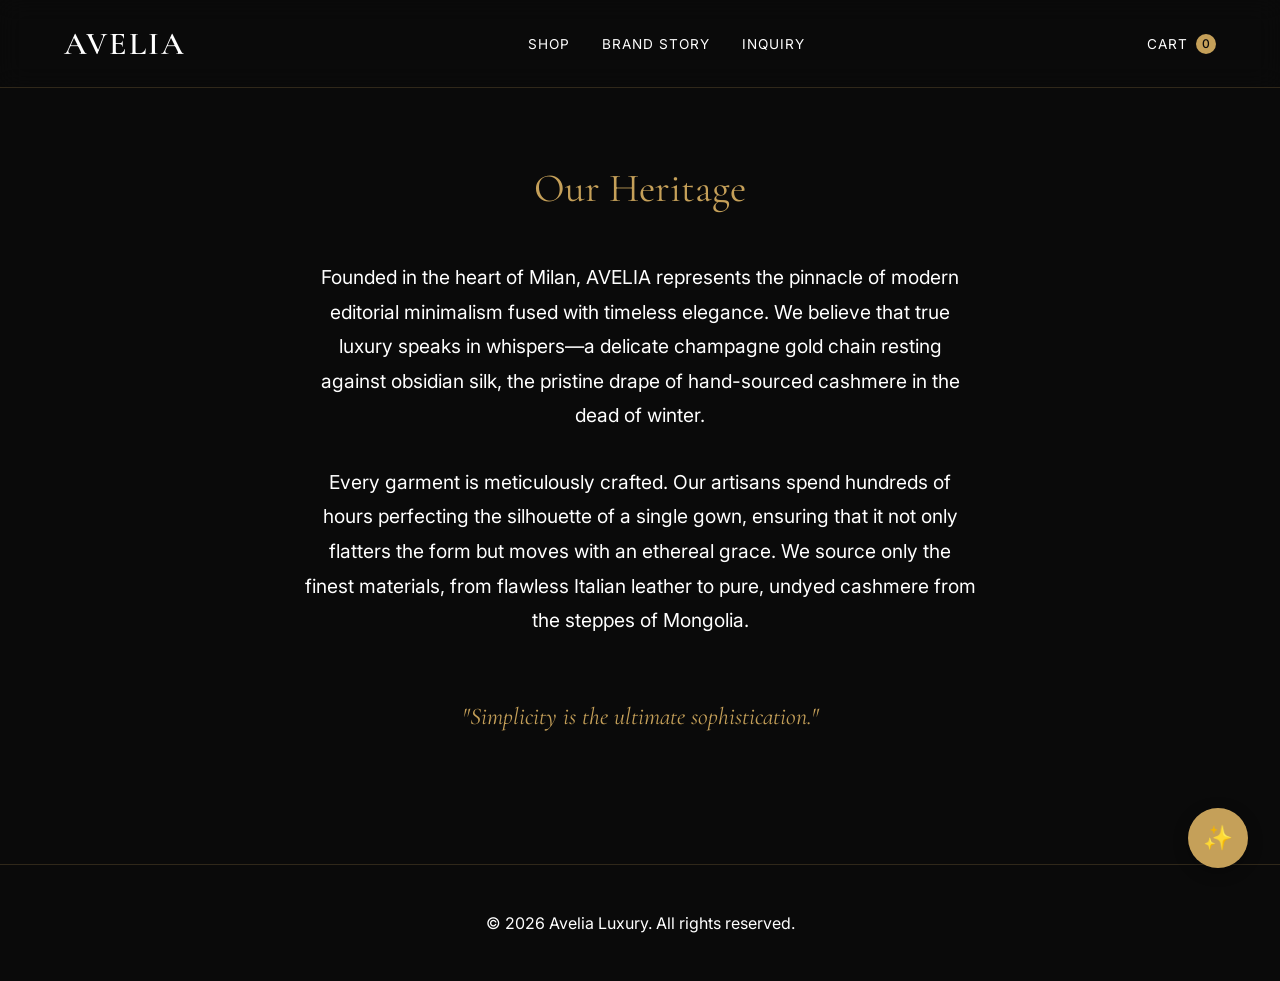
<file: frontend/about.html>
<!DOCTYPE html>
<html lang="en">
<head>
    <meta charset="UTF-8">
    <meta name="viewport" content="width=device-width, initial-scale=1.0">
    <title>AVELIA | Brand Story</title>
    <meta name="description" content="Read the story behind AVELIA. Crafted from Italian silk and hand-sourced cashmere, our heritage is pure luxury.">
    <link rel="stylesheet" href="styles.css">
</head>
<body>
    <header>
        <div class="brand-logo"><a href="index.html">AVELIA</a></div>
        <nav class="nav-links">
            <a href="index.html">Shop</a>
            <a href="about.html">Brand Story</a>
            <a href="contact.html">Inquiry</a>
        </nav>
        <div class="cart-icon" id="cart-icon">
            CART <span class="cart-count" id="cart-count">0</span>
        </div>
    </header>

    <div class="overlay" id="overlay"></div>

    <div class="cart-drawer" id="cart-drawer">
        <div class="cart-header">
            <h2>Your Selection</h2>
            <button class="close-cart" id="close-cart">&times;</button>
        </div>
        <div class="cart-items" id="cart-items"></div>
        <div class="cart-footer">
            <div class="cart-total">
                <span>Total</span>
                <span id="cart-total">$0.00</span>
            </div>
            <a href="checkout.html" class="btn-checkout">Proceed to Checkout</a>
        </div>
    </div>

    <main>
        <section class="fade-in" style="max-width: 800px; margin: 0 auto; text-align: center;">
            <h1 class="section-title">Our Heritage</h1>
            <p style="font-size: 1.2rem; line-height: 1.8; margin-bottom: 2rem;">
                Founded in the heart of Milan, AVELIA represents the pinnacle of modern editorial minimalism fused with timeless elegance. 
                We believe that true luxury speaks in whispers—a delicate champagne gold chain resting against obsidian silk, the pristine 
                drape of hand-sourced cashmere in the dead of winter.
            </p>
            <p style="font-size: 1.2rem; line-height: 1.8; margin-bottom: 2rem;">
                Every garment is meticulously crafted. Our artisans spend hundreds of hours perfecting the silhouette of a single gown, 
                ensuring that it not only flatters the form but moves with an ethereal grace. We source only the finest materials, from 
                flawless Italian leather to pure, undyed cashmere from the steppes of Mongolia.
            </p>
            <p style="color: var(--color-gold); font-family: var(--font-heading); font-size: 1.5rem; font-style: italic; margin-top: 4rem;">
                "Simplicity is the ultimate sophistication."
            </p>
        </section>
    </main>

    <div class="chat-widget">
        <div class="chat-window" id="chat-window">
            <div class="chat-header">
                <h3>Avelia Concierge</h3>
                <button class="close-chat" id="close-chat">&times;</button>
            </div>
            <div class="chat-messages" id="chat-messages"></div>
            <div class="chat-input-area">
                <input type="text" id="chat-input" placeholder="Type your inquiry...">
                <button id="chat-send">Send</button>
            </div>
        </div>
        <button class="chat-toggle" id="chat-toggle" aria-label="Open Chat">
            ✨
        </button>
    </div>

    <footer class="fade-in">
        <p>&copy; 2026 Avelia Luxury. All rights reserved.</p>
    </footer>

    <script src="script.js"></script>
</body>
</html>
</file>
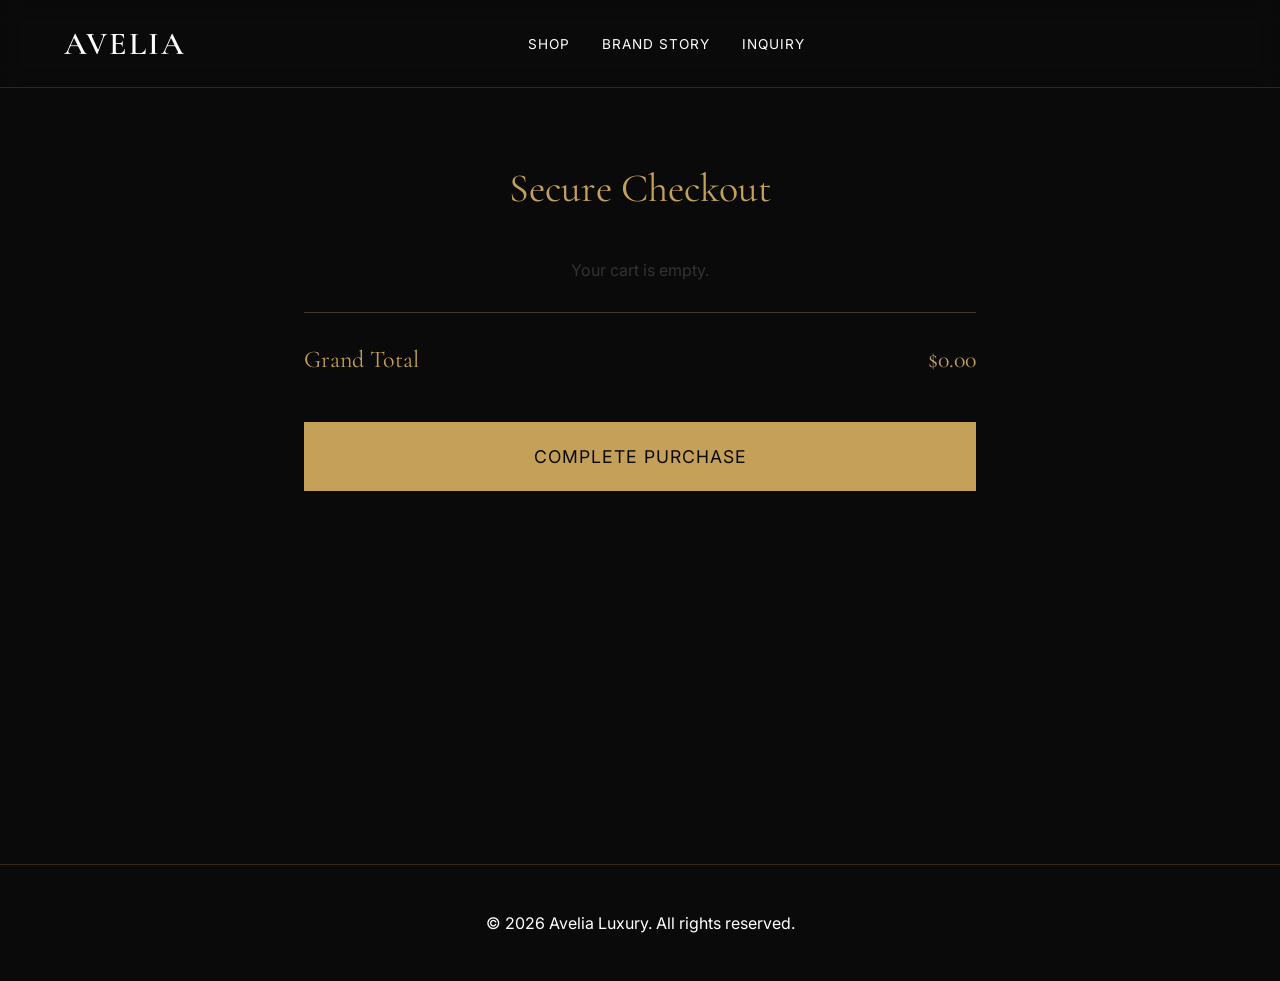
<file: frontend/checkout.html>
<!DOCTYPE html>
<html lang="en">
<head>
    <meta charset="UTF-8">
    <meta name="viewport" content="width=device-width, initial-scale=1.0">
    <title>AVELIA | Secure Checkout</title>
    <meta name="description" content="Secure checkout for your AVELIA luxury garments.">
    <link rel="stylesheet" href="styles.css">
</head>
<body>
    <header>
        <div class="brand-logo"><a href="index.html">AVELIA</a></div>
        <nav class="nav-links">
            <a href="index.html">Shop</a>
            <a href="about.html">Brand Story</a>
            <a href="contact.html">Inquiry</a>
        </nav>
        <div class="cart-icon" id="cart-icon" style="visibility: hidden;">
            CART <span class="cart-count" id="cart-count">0</span>
        </div>
    </header>

    <main>
        <section class="fade-in checkout-container">
            <h1 class="section-title text-center">Secure Checkout</h1>
            
            <div class="checkout-items" id="checkout-items-container">
                <!-- Checkout items populated by JS -->
            </div>

            <div style="border-top: 1px solid rgba(197, 160, 89, 0.3); padding-top: 2rem; margin-top: 2rem;">
                <div style="display: flex; justify-content: space-between; font-size: 1.5rem; font-family: var(--font-heading); color: var(--color-gold); margin-bottom: 2rem;">
                    <span>Grand Total</span>
                    <span id="checkout-total">$0.00</span>
                </div>
                
                <button class="btn-submit" style="width: 100%; font-size: 1.1rem; padding: 1.5rem;" onclick="alert('This is a demonstration. In a real application, you would be redirected to a payment gateway.')">Complete Purchase</button>
            </div>
        </section>
    </main>

    <footer class="fade-in">
        <p>&copy; 2026 Avelia Luxury. All rights reserved.</p>
    </footer>

    <!-- Include global script but also handle local renderCheckout -->
    <script src="script.js"></script>
    <script>
        function renderCheckout() {
            const container = document.getElementById('checkout-items-container');
            const totalEl = document.getElementById('checkout-total');
            let cart = JSON.parse(localStorage.getItem('avelia_cart')) || [];
            
            container.innerHTML = '';
            let total = 0;

            if (cart.length === 0) {
                container.innerHTML = '<p style="text-align: center; color: var(--color-gray);">Your cart is empty.</p>';
            } else {
                cart.forEach((item, index) => {
                    total += item.price;
                    const itemEl = document.createElement('div');
                    itemEl.className = 'checkout-item';
                    itemEl.innerHTML = `
                        <div class="checkout-item-details">
                            <img src="${item.imageUrl}" alt="${item.name}">
                            <div>
                                <h3 style="font-family: var(--font-heading); font-size: 1.2rem; margin-bottom: 0.5rem;">${item.name}</h3>
                                <button class="remove-item-checkout" data-index="${index}" style="background: none; border: none; color: var(--color-gray); cursor: pointer; text-transform: uppercase; font-size: 0.8rem;">Remove</button>
                            </div>
                        </div>
                        <div style="color: var(--color-gold); font-size: 1.1rem;">$${item.price.toFixed(2)}</div>
                    `;
                    container.appendChild(itemEl);
                });
            }

            totalEl.textContent = `$${total.toFixed(2)}`;

            // Add remove listeners
            document.querySelectorAll('.remove-item-checkout').forEach(btn => {
                btn.addEventListener('click', (e) => {
                    const index = e.target.getAttribute('data-index');
                    let currentCart = JSON.parse(localStorage.getItem('avelia_cart')) || [];
                    currentCart.splice(index, 1);
                    localStorage.setItem('avelia_cart', JSON.stringify(currentCart));
                    
                    // Refresh current view
                    renderCheckout();
                    // Also trigger the global renderCart so the drawer (if it were accessible) updates
                    if (typeof renderCart === 'function') {
                        // We need to re-assign global cart variable in script.js which is somewhat isolated.
                        // Refreshing page is easier for a simple vanilla JS setup.
                        window.location.reload(); 
                    }
                });
            });
        }

        document.addEventListener('DOMContentLoaded', renderCheckout);
    </script>
</body>
</html>
</file>
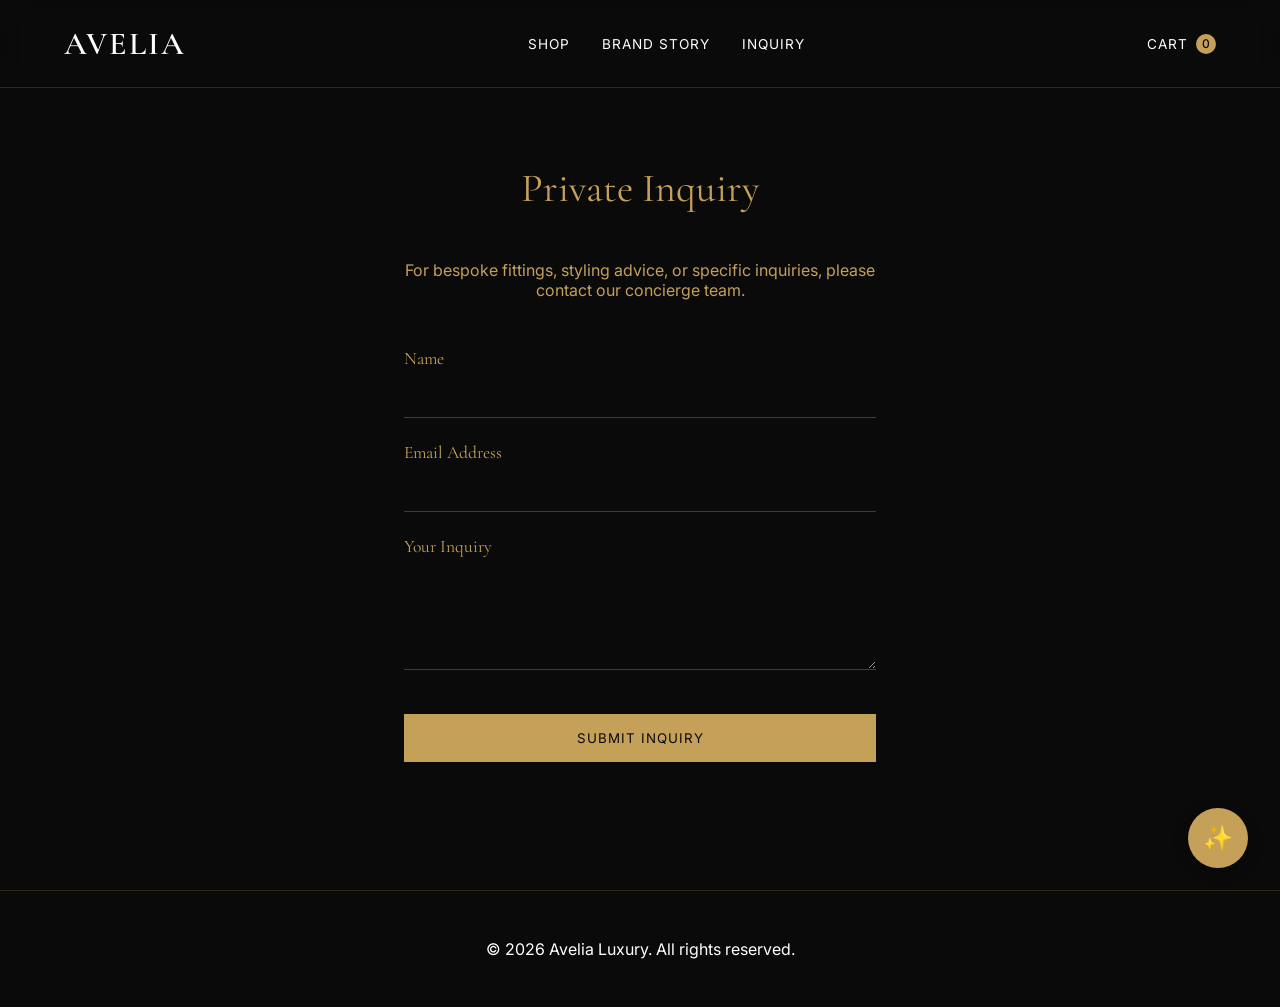
<file: frontend/contact.html>
<!DOCTYPE html>
<html lang="en">
<head>
    <meta charset="UTF-8">
    <meta name="viewport" content="width=device-width, initial-scale=1.0">
    <title>AVELIA | Private Inquiry</title>
    <meta name="description" content="Contact the AVELIA concierge for bespoke fittings, private inquiries, or styling advice.">
    <link rel="stylesheet" href="styles.css">
</head>
<body>
    <header>
        <div class="brand-logo"><a href="index.html">AVELIA</a></div>
        <nav class="nav-links">
            <a href="index.html">Shop</a>
            <a href="about.html">Brand Story</a>
            <a href="contact.html">Inquiry</a>
        </nav>
        <div class="cart-icon" id="cart-icon">
            CART <span class="cart-count" id="cart-count">0</span>
        </div>
    </header>

    <div class="overlay" id="overlay"></div>

    <div class="cart-drawer" id="cart-drawer">
        <div class="cart-header">
            <h2>Your Selection</h2>
            <button class="close-cart" id="close-cart">&times;</button>
        </div>
        <div class="cart-items" id="cart-items"></div>
        <div class="cart-footer">
            <div class="cart-total">
                <span>Total</span>
                <span id="cart-total">$0.00</span>
            </div>
            <a href="checkout.html" class="btn-checkout">Proceed to Checkout</a>
        </div>
    </div>

    <main>
        <section class="fade-in" style="max-width: 600px; margin: 0 auto;">
            <h1 class="section-title text-center">Private Inquiry</h1>
            <p class="text-center" style="margin-bottom: 3rem; color: var(--color-gold);">
                For bespoke fittings, styling advice, or specific inquiries, please contact our concierge team.
            </p>
            
            <form id="contact-form">
                <div class="form-group">
                    <label for="name">Name</label>
                    <input type="text" id="name" class="form-control" required>
                </div>
                <div class="form-group">
                    <label for="email">Email Address</label>
                    <input type="email" id="email" class="form-control" required>
                </div>
                <div class="form-group">
                    <label for="inquiry">Your Inquiry</label>
                    <textarea id="inquiry" class="form-control" rows="5" required></textarea>
                </div>
                <button type="submit" class="btn-submit" style="width: 100%;">Submit Inquiry</button>
            </form>
            <div id="form-message" style="margin-top: 1rem; text-align: center; color: var(--color-gold); display: none;"></div>
        </section>
    </main>

    <div class="chat-widget">
        <div class="chat-window" id="chat-window">
            <div class="chat-header">
                <h3>Avelia Concierge</h3>
                <button class="close-chat" id="close-chat">&times;</button>
            </div>
            <div class="chat-messages" id="chat-messages"></div>
            <div class="chat-input-area">
                <input type="text" id="chat-input" placeholder="Type your inquiry...">
                <button id="chat-send">Send</button>
            </div>
        </div>
        <button class="chat-toggle" id="chat-toggle" aria-label="Open Chat">
            ✨
        </button>
    </div>

    <footer class="fade-in">
        <p>&copy; 2026 Avelia Luxury. All rights reserved.</p>
    </footer>

    <script src="script.js"></script>
    <script>
        document.getElementById('contact-form').addEventListener('submit', function(e) {
            e.preventDefault();
            const name = document.getElementById('name').value;
            const email = document.getElementById('email').value;
            const inquiry = document.getElementById('inquiry').value;
            const messageEl = document.getElementById('form-message');

            fetch('/contact-submit', {
                method: 'POST',
                headers: {
                    'Content-Type': 'application/json'
                },
                body: JSON.stringify({ name, email, inquiry })
            })
            .then(res => res.json())
            .then(data => {
                messageEl.textContent = data.message;
                messageEl.style.display = 'block';
                this.reset();
            })
            .catch(err => {
                console.error(err);
                messageEl.textContent = "An error occurred. Please try again later.";
                messageEl.style.color = "red";
                messageEl.style.display = 'block';
            });
        });
    </script>
</body>
</html>
</file>
<file: frontend/styles.css>
@import url('https://fonts.googleapis.com/css2?family=Cormorant+Garamond:wght@400;600&family=Inter:wght@300;400;500&display=swap');

:root {
    --color-obsidian: #0A0A0A;
    --color-gold: #C5A059;
    --color-white: #FFFFFF;
    --color-gray: #333333;
    
    --font-heading: 'Cormorant Garamond', serif;
    --font-body: 'Inter', sans-serif;
}

* {
    margin: 0;
    padding: 0;
    box-sizing: border-box;
}

body {
    background-color: var(--color-obsidian);
    color: var(--color-white);
    font-family: var(--font-body);
    -webkit-font-smoothing: antialiased;
    overflow-x: hidden;
}

h1, h2, h3, h4, h5, h6 {
    font-family: var(--font-heading);
    font-weight: 400;
}

a {
    color: var(--color-white);
    text-decoration: none;
    transition: color 0.3s ease;
}

a:hover {
    color: var(--color-gold);
}

/* Glassmorphism Header */
header {
    position: fixed;
    top: 0;
    width: 100%;
    z-index: 1000;
    background: rgba(10, 10, 10, 0.7);
    backdrop-filter: blur(12px);
    -webkit-backdrop-filter: blur(12px);
    border-bottom: 1px solid rgba(197, 160, 89, 0.2);
    padding: 1.5rem 5%;
    display: flex;
    justify-content: space-between;
    align-items: center;
}

.brand-logo {
    font-family: var(--font-heading);
    font-size: 2rem;
    font-weight: 600;
    color: var(--color-gold);
    letter-spacing: 2px;
}

.nav-links {
    display: flex;
    gap: 2rem;
}

.nav-links a {
    text-transform: uppercase;
    font-size: 0.85rem;
    letter-spacing: 1px;
}

.cart-icon {
    cursor: pointer;
    display: flex;
    align-items: center;
    gap: 0.5rem;
    font-size: 0.85rem;
    text-transform: uppercase;
    letter-spacing: 1px;
}

.cart-count {
    background-color: var(--color-gold);
    color: var(--color-obsidian);
    width: 20px;
    height: 20px;
    border-radius: 50%;
    display: flex;
    justify-content: center;
    align-items: center;
    font-weight: 500;
    font-size: 0.75rem;
}

/* Layout */
main {
    padding-top: 100px; /* Space for fixed header */
    min-height: calc(100vh - 100px);
}

section {
    padding: 4rem 5%;
}

.text-center {
    text-align: center;
}

.section-title {
    font-size: 2.5rem;
    margin-bottom: 3rem;
    color: var(--color-gold);
}

/* Products Grid */
.products-grid {
    display: grid;
    grid-template-columns: repeat(auto-fit, minmax(300px, 1fr));
    gap: 3rem;
}

.product-card {
    background: transparent;
    cursor: pointer;
    transition: transform 0.4s ease;
}

.product-card:hover {
    transform: translateY(-10px);
}

.product-image-container {
    width: 100%;
    aspect-ratio: 3/4;
    overflow: hidden;
    margin-bottom: 1.5rem;
    border: 1px solid rgba(255, 255, 255, 0.1);
}

.product-image-container img {
    width: 100%;
    height: 100%;
    object-fit: cover;
    transition: transform 0.6s ease;
}

.product-card:hover .product-image-container img {
    transform: scale(1.05);
}

.product-info {
    text-align: center;
}

.product-name {
    font-size: 1.25rem;
    margin-bottom: 0.5rem;
}

.product-price {
    color: var(--color-gold);
    font-size: 1.1rem;
    margin-bottom: 1rem;
}

.btn-add-to-cart {
    background-color: transparent;
    color: var(--color-white);
    border: 1px solid var(--color-gold);
    padding: 0.75rem 2rem;
    font-family: var(--font-body);
    text-transform: uppercase;
    letter-spacing: 1px;
    font-size: 0.8rem;
    cursor: pointer;
    transition: all 0.3s ease;
}

.btn-add-to-cart:hover {
    background-color: var(--color-gold);
    color: var(--color-obsidian);
}

/* Slide-out Cart Drawer */
.cart-drawer {
    position: fixed;
    top: 0;
    right: -400px;
    width: 400px;
    height: 100vh;
    background-color: var(--color-obsidian);
    border-left: 1px solid var(--color-gold);
    z-index: 2000;
    padding: 2rem;
    transition: right 0.4s cubic-bezier(0.77, 0, 0.175, 1);
    display: flex;
    flex-direction: column;
}

.cart-drawer.open {
    right: 0;
}

.cart-header {
    display: flex;
    justify-content: space-between;
    align-items: center;
    margin-bottom: 2rem;
    border-bottom: 1px solid rgba(197, 160, 89, 0.3);
    padding-bottom: 1rem;
}

.cart-header h2 {
    color: var(--color-gold);
}

.close-cart {
    background: none;
    border: none;
    color: var(--color-white);
    font-size: 1.5rem;
    cursor: pointer;
}

.cart-items {
    flex-grow: 1;
    overflow-y: auto;
}

.cart-item {
    display: flex;
    gap: 1rem;
    margin-bottom: 1.5rem;
}

.cart-item img {
    width: 80px;
    height: 100px;
    object-fit: cover;
}

.cart-item-details {
    flex-grow: 1;
    display: flex;
    flex-direction: column;
    justify-content: center;
}

.cart-item-title {
    font-family: var(--font-heading);
    font-size: 1.1rem;
    margin-bottom: 0.25rem;
}

.cart-item-price {
    color: var(--color-gold);
    font-size: 0.9rem;
    margin-bottom: 0.5rem;
}

.remove-item {
    color: var(--color-gray);
    font-size: 0.8rem;
    text-transform: uppercase;
    cursor: pointer;
    background: none;
    border: none;
    text-align: left;
}

.remove-item:hover {
    color: #ff4d4d;
}

.cart-footer {
    margin-top: 2rem;
    border-top: 1px solid rgba(197, 160, 89, 0.3);
    padding-top: 1rem;
}

.cart-total {
    display: flex;
    justify-content: space-between;
    font-size: 1.2rem;
    margin-bottom: 1.5rem;
}

.btn-checkout {
    display: block;
    width: 100%;
    background-color: var(--color-gold);
    color: var(--color-obsidian);
    text-align: center;
    padding: 1rem;
    text-transform: uppercase;
    font-weight: 500;
    letter-spacing: 1px;
}

/* Floating Chat Window */
.chat-widget {
    position: fixed;
    bottom: 2rem;
    right: 2rem;
    z-index: 1000;
}

.chat-toggle {
    width: 60px;
    height: 60px;
    border-radius: 50%;
    background-color: var(--color-gold);
    color: var(--color-obsidian);
    display: flex;
    justify-content: center;
    align-items: center;
    cursor: pointer;
    box-shadow: 0 4px 15px rgba(0,0,0,0.3);
    font-size: 1.5rem;
    border: none;
    transition: transform 0.3s ease;
}

.chat-toggle:hover {
    transform: scale(1.05);
}

.chat-window {
    position: absolute;
    bottom: 80px;
    right: 0;
    width: 350px;
    height: 450px;
    background-color: rgba(10, 10, 10, 0.95);
    border: 1px solid var(--color-gold);
    border-radius: 8px;
    display: none;
    flex-direction: column;
    box-shadow: 0 10px 30px rgba(0,0,0,0.5);
    backdrop-filter: blur(10px);
}

.chat-window.open {
    display: flex;
}

.chat-header {
    background-color: transparent;
    padding: 1rem;
    border-bottom: 1px solid rgba(197, 160, 89, 0.3);
    display: flex;
    justify-content: space-between;
    align-items: center;
}

.chat-header h3 {
    color: var(--color-gold);
    font-size: 1.2rem;
}

.close-chat {
    background: none;
    border: none;
    color: var(--color-white);
    cursor: pointer;
}

.chat-messages {
    flex-grow: 1;
    padding: 1rem;
    overflow-y: auto;
    display: flex;
    flex-direction: column;
    gap: 1rem;
}

.message {
    max-width: 80%;
    padding: 0.75rem;
    border-radius: 8px;
    font-size: 0.9rem;
    line-height: 1.4;
}

.message.bot {
    background-color: rgba(197, 160, 89, 0.1);
    align-self: flex-start;
    border-left: 2px solid var(--color-gold);
}

.message.user {
    background-color: var(--color-gray);
    align-self: flex-end;
}

.chat-input-area {
    padding: 1rem;
    border-top: 1px solid rgba(197, 160, 89, 0.3);
    display: flex;
    gap: 0.5rem;
}

.chat-input-area input {
    flex-grow: 1;
    background: transparent;
    border: 1px solid rgba(255, 255, 255, 0.2);
    color: var(--color-white);
    padding: 0.5rem;
    font-family: var(--font-body);
}

.chat-input-area input:focus {
    outline: none;
    border-color: var(--color-gold);
}

.chat-input-area button {
    background-color: var(--color-gold);
    color: var(--color-obsidian);
    border: none;
    padding: 0.5rem 1rem;
    cursor: pointer;
    font-weight: 500;
}

/* Animations */
.fade-in {
    opacity: 0;
    transform: translateY(30px);
    transition: opacity 0.8s ease-out, transform 0.8s ease-out;
}

.fade-in.visible {
    opacity: 1;
    transform: translateY(0);
}

/* Forms */
.form-group {
    margin-bottom: 1.5rem;
}

.form-group label {
    display: block;
    margin-bottom: 0.5rem;
    color: var(--color-gold);
    font-family: var(--font-heading);
    font-size: 1.1rem;
}

.form-control {
    width: 100%;
    background: transparent;
    border: none;
    border-bottom: 1px solid rgba(255, 255, 255, 0.2);
    color: var(--color-white);
    padding: 0.75rem 0;
    font-family: var(--font-body);
    transition: border-color 0.3s ease;
}

.form-control:focus {
    outline: none;
    border-bottom-color: var(--color-gold);
}

.btn-submit {
    background-color: var(--color-gold);
    color: var(--color-obsidian);
    border: none;
    padding: 1rem 3rem;
    font-family: var(--font-body);
    text-transform: uppercase;
    letter-spacing: 1px;
    cursor: pointer;
    transition: background-color 0.3s ease;
    margin-top: 1rem;
}

.btn-submit:hover {
    background-color: #d4b574;
}

/* Footer */
footer {
    border-top: 1px solid rgba(197, 160, 89, 0.2);
    padding: 3rem 5%;
    text-align: center;
    margin-top: 4rem;
}

/* Overlay for Drawer */
.overlay {
    position: fixed;
    top: 0;
    left: 0;
    width: 100%;
    height: 100%;
    background: rgba(0,0,0,0.5);
    z-index: 1500;
    display: none;
}

.overlay.visible {
    display: block;
}

/* Checkout specific */
.checkout-container {
    max-width: 800px;
    margin: 0 auto;
}
.checkout-items {
    margin-bottom: 2rem;
}
.checkout-item {
    display: flex;
    justify-content: space-between;
    align-items: center;
    padding: 1rem 0;
    border-bottom: 1px solid rgba(255,255,255,0.1);
}
.checkout-item-details {
    display: flex;
    align-items: center;
    gap: 1rem;
}
.checkout-item-details img {
    width: 60px;
    height: 80px;
    object-fit: cover;
}
</file>
